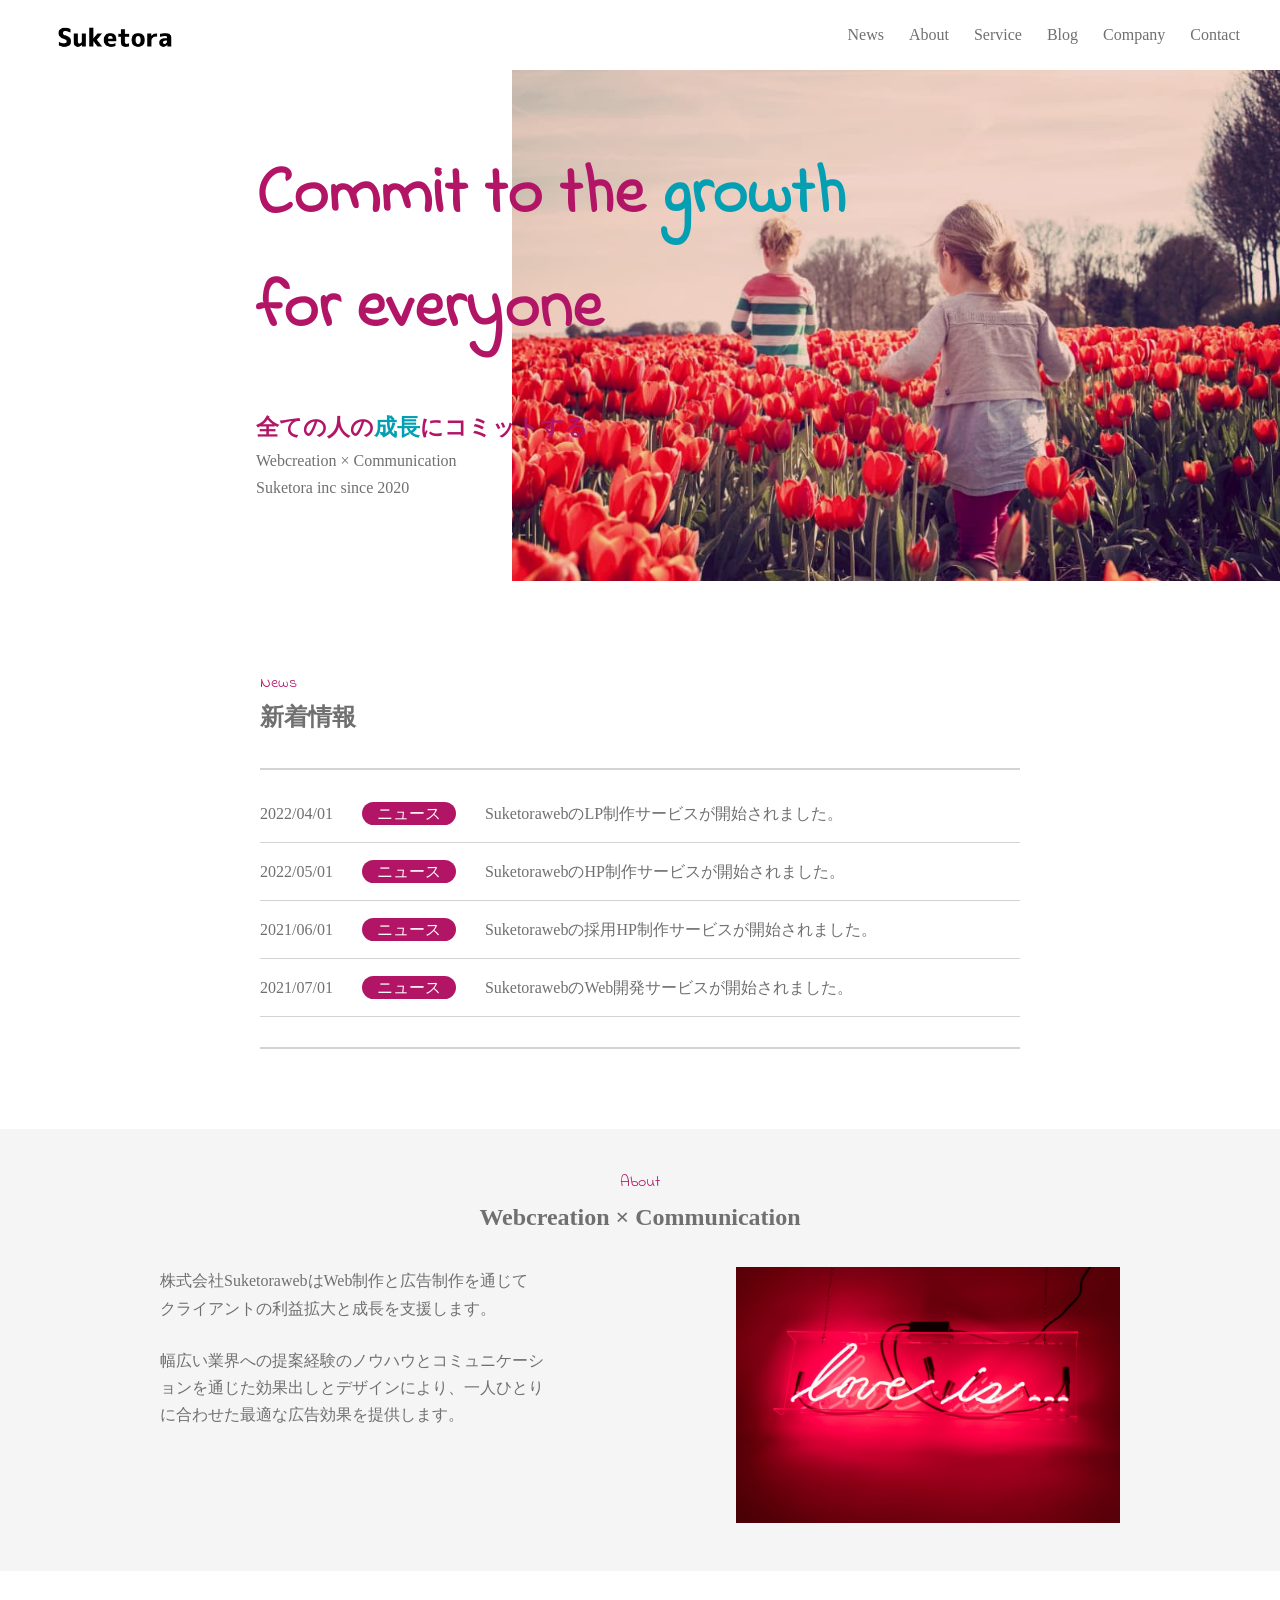
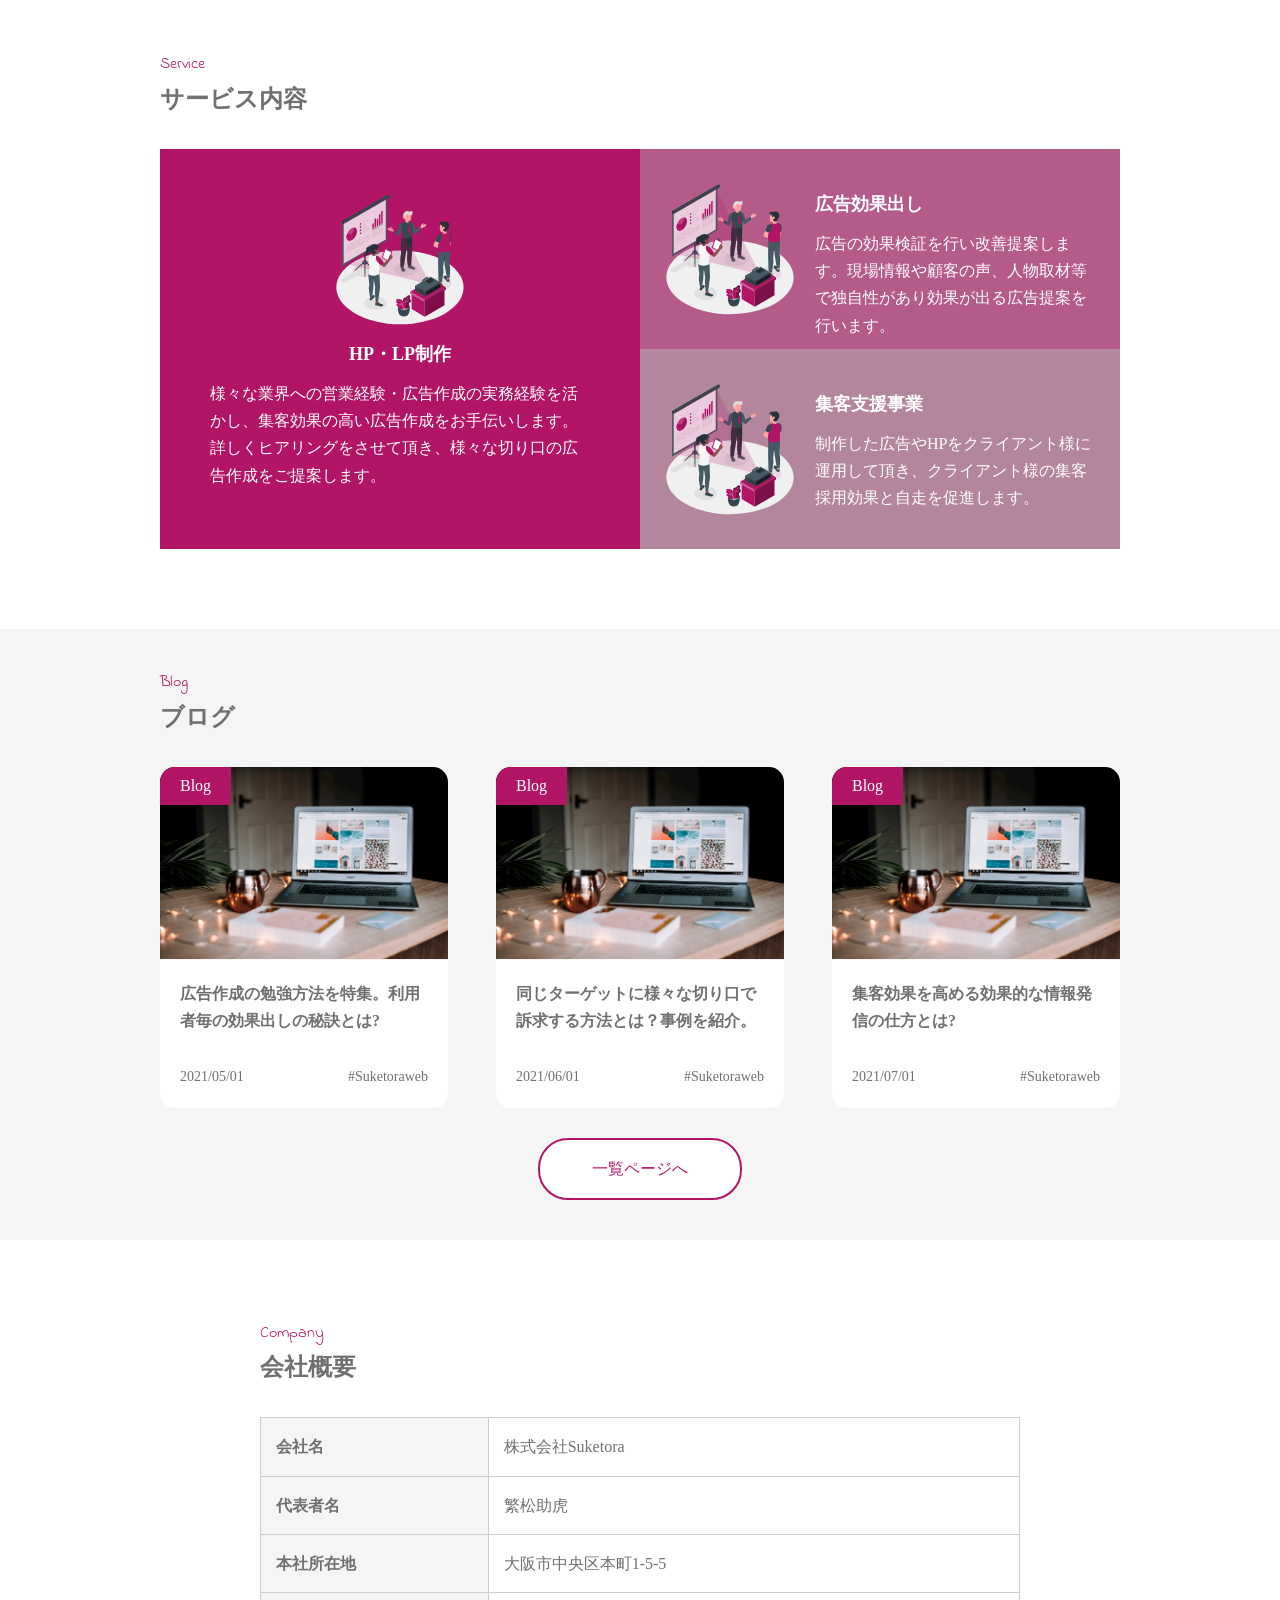
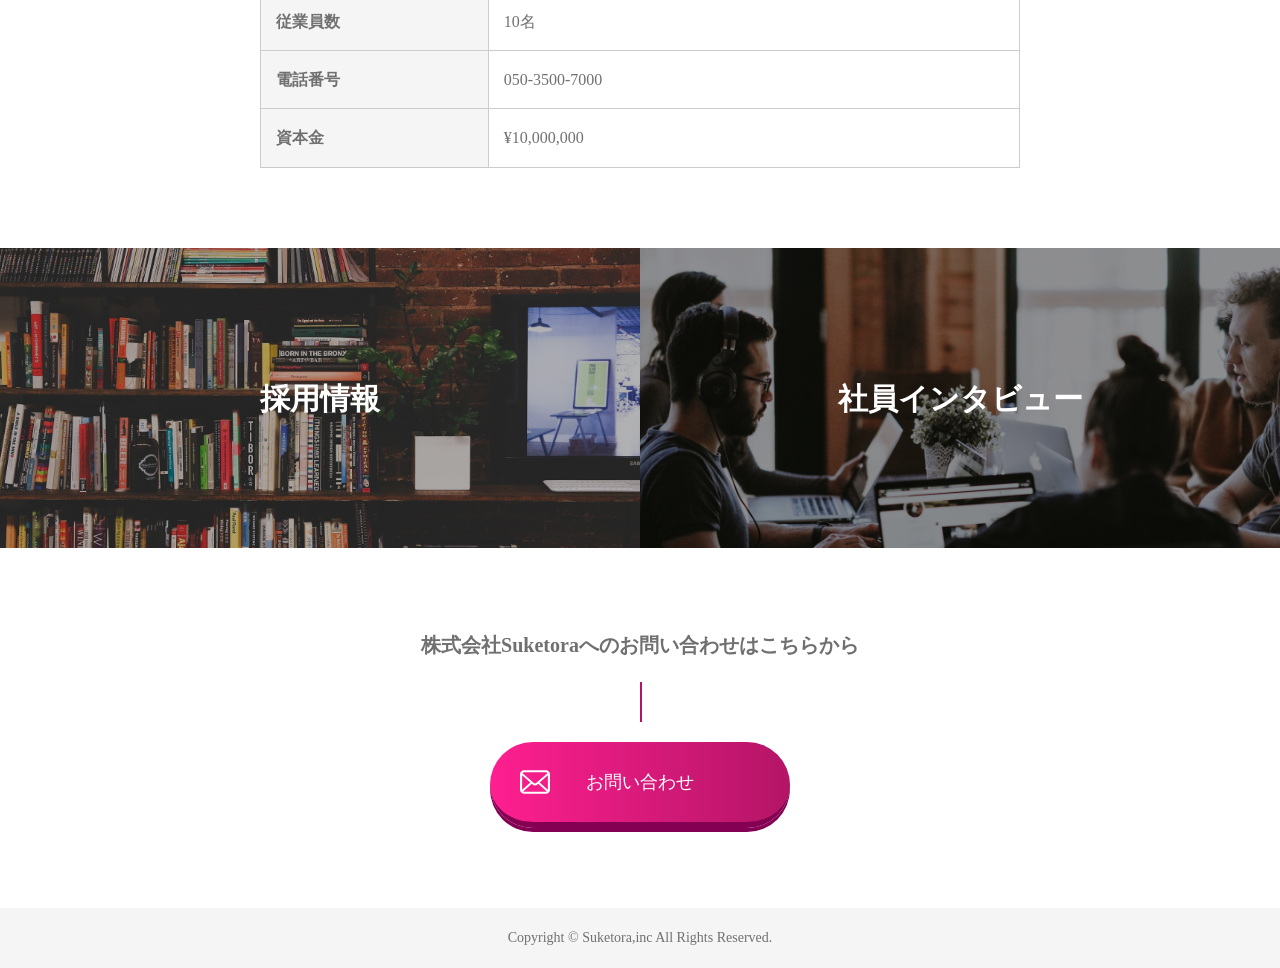
<file: index.html>
<!DOCTYPE html>
<html lang="jp">
<head>
    <meta charset="UTF-8">
    <meta name="viewport" content="width=device-width, initial-scale=1.0">
    <link rel="stylesheet" href="css/reset.css">
    <link rel="stylesheet" href="css/style.css">
    <title>CSS</title>
    <link rel="preconnect" href="https://fonts.gstatic.com">
    <link href="https://fonts.googleapis.com/css2?family=Indie+Flower&display=swap" rel="stylesheet">
</head>
<body>
    <header class="header flex__item">
        <div class="header__logo">
            <img src="img/suketora.png" alt="">
        </div>
        <nav class="header__nav">
            <ul class="header__nav-list flex__item">
                <li>
                    <a href="" class="header__nav-list-link">News</a>
                </li>
                <li>
                    <a href="" class="header__nav-list-link">About</a>
                </li>
                <li>
                    <a href="" class="header__nav-list-link">Service</a>
                </li>
                <li>
                    <a href="" class="header__nav-list-link">Blog</a>
                </li>
                <li>
                    <a href="" class="header__nav-list-link">Company</a>
                </li>
                <li>
                    <a href="" class="header__nav-list-link">Contact</a>
                </li>
            </ul>
        </nav>
    </header>
    <main>
        <div class="firstview">
            <div class="firstview__eyecatch"><img src="img/firstview.jpg" alt=""></div>
            <div class="firstview__content">
                <h1 class="firstview__content-eyecatch">
                    Commit to the <span class="change__clr">growth</span><br>for everyone
                </h1>
                <p class="firstview__content-sub-copy">全ての人の<span class="change__clr">成長</span>にコミットする</p>
                <p class="firstview__content-txt">Webcreation × Communication <br>Suketora inc since 2020</p>
            </div>
        </div>

        <div id="news" class="small-container">
            <p class="common__sub-ttl">News</p>
            <h2 class="common__ttl">新着情報</h2>
            <ul class="news__list">
                <li>
                    <a class="news__list-link" href="">
                        <span class="news__list-data">2022/04/01</span>
                        <span class="news__list-cat">ニュース</span>
                        <span class="news__list-detail">SuketorawebのLP制作サービスが開始されました。</span>
                    </a>
                </li>
                <li>
                    <a class="news__list-link" href="">
                        <span class="news__list-data">2022/05/01</span>
                        <span class="news__list-cat">ニュース</span>
                        <span class="news__list-detail">SuketorawebのHP制作サービスが開始されました。</span>
                    </a>
                </li>
                <li>
                    <a class="news__list-link" href="">
                        <span class="news__list-data">2021/06/01</span>
                        <span class="news__list-cat">ニュース</span>
                        <span class="news__list-detail">Suketorawebの採用HP制作サービスが開始されました。</span>
                    </a>
                </li>
                <li>
                    <a class="news__list-link" href="">
                        <span class="news__list-data">2021/07/01</span>
                        <span class="news__list-cat">ニュース</span>
                        <span class="news__list-detail">SuketorawebのWeb開発サービスが開始されました。</span>
                    </a>
                </li>
            </ul>
        </div>

        <div id="about">
            <div class="container">
                <p class="common__sub-ttl">About</p>
                <h2 class="common__ttl">Webcreation × Communication</h2>
                <div class="flex__item about__item">
                    <p class="about__item-txt"><span>株式会社SuketorawebはWeb制作と広告制作を通じてクライアントの利益拡大と成長を支援します。</span>幅広い業界への提案経験のノウハウとコミュニケーションを通じた効果出しとデザインにより、一人ひとりに合わせた最適な広告効果を提供します。</p>
                    <div class="about__item-img"><img src="img/about.jpg" alt=""></div>
                </div>
            </div>
        </div>

        <div id="service" class="container">
            <p class="common__sub-ttl">Service</p>
            <h2 class="common__ttl">サービス内容</h2>
            <div class="service-wrap">
                <div class="service-wrap__item--first">
                    <img src="img/service__first.svg" alt="">
                    <h3 class="service-wrap__item-content-ttl">HP・LP制作</h3>
                    <p>様々な業界への営業経験・広告作成の実務経験を活かし、集客効果の高い広告作成をお手伝いします。詳しくヒアリングをさせて頂き、様々な切り口の広告作成をご提案します。</p>
                </div>
                <div class="service-wrap__item service-wrap__item--second">
                    <img src="img/service__first.svg" alt="">
                    <div class="service-wrap__item-content">
                        <h3 class="service-wrap__item-content-ttl">広告効果出し</h3>
                        <p>広告の効果検証を行い改善提案します。現場情報や顧客の声、人物取材等で独自性があり効果が出る広告提案を行います。</p>
                    </div>
                </div>
                <div class="service-wrap__item service-wrap__item--third">
                    <img src="img/service__first.svg" alt="">
                    <div class="service-wrap__item-content">
                        <h3 class="service-wrap__item-content-ttl">集客支援事業</h3>
                        <p>制作した広告やHPをクライアント様に運用して頂き、クライアント様の集客採用効果と自走を促進します。</p>
                    </div>
                </div>
            </div>
        </div>

        <div id="blog">
            <div class="container">
                <p class="common__sub-ttl">Blog</p>
                <h2 class="common__ttl">ブログ</h2>
                <div class="flex__item blog-wrap">
                    <a class="blog-wrap__item" href="">
                        <img src="img/blog__first.jpg" alt="" class="blog-wrap__item-eyecatch">
                        <span class="blog-wrap__item-cat">Blog</span>

                        <div class="blog-wrap__item-content">
                            <h3 class="blog-wrap__item-content-ttl">広告作成の勉強方法を特集。利用者毎の効果出しの秘訣とは?</h3>
                            <ul class="flex__item">
                                <li class="blog-wrap__item-content-tag">2021/05/01</li>
                                <li class="blog-wrap__item-content-tag">#Suketoraweb</li>
                            </ul>
                        </div>
                    </a>
                    <a class="blog-wrap__item" href="">
                        <img src="img/blog__first.jpg" alt="" class="blog-wrap__item-eyecatch">
                        <span class="blog-wrap__item-cat">Blog</span>
                    
                        <div class="blog-wrap__item-content">
                            <h3 class="blog-wrap__item-content-ttl">同じターゲットに様々な切り口で訴求する方法とは？事例を紹介。</h3>
                            <ul class="flex__item">
                                <li class="blog-wrap__item-content-tag">2021/06/01</li>
                                <li class="blog-wrap__item-content-tag">#Suketoraweb</li>
                            </ul>
                        </div>
                    </a>
                    <a class="blog-wrap__item" href="">
                        <img src="img/blog__first.jpg" alt="" class="blog-wrap__item-eyecatch">
                        <span class="blog-wrap__item-cat">Blog</span>
                    
                        <div class="blog-wrap__item-content">
                            <h3 class="blog-wrap__item-content-ttl">集客効果を高める効果的な情報発信の仕方とは?</h3>
                            <ul class="flex__item">
                                <li class="blog-wrap__item-content-tag">2021/07/01</li>
                                <li class="blog-wrap__item-content-tag">#Suketoraweb</li>
                            </ul>
                        </div>
                    </a>
                    
                </div>
                <a href="" class="blog__link">一覧ページへ</a>
            </div>
        </div>

        <div id="company" class="small-container">
            <p class="common__sub-ttl txt__ctr">Company</p>
            <h2 class="common__ttl txt__ctr">会社概要</h2>
            <table class="company-table">
                <tr>
                    <th class="company-table__th">会社名</th>
                    <td class="company-table__td">株式会社Suketora</td>
                </tr>
                <tr>
                    <th class="company-table__th">代表者名</th>
                    <td class="company-table__td">繁松助虎</td>
                </tr>
                <tr>
                    <th class="company-table__th">本社所在地</th>
                    <td class="company-table__td">大阪市中央区本町1-5-5</td>
                </tr>
                <tr>
                    <th class="company-table__th">従業員数</th>
                    <td class="company-table__td">10名</td>
                </tr>
                <tr>
                    <th class="company-table__th">電話番号</th>
                    <td class="company-table__td">050-3500-7000</td>
                </tr>
                <tr>
                    <th class="company-table__th">資本金</th>
                    <td class="company-table__td">¥10,000,000</td>
                </tr>
            </table>
        </div>

        <div id="recruit">
            <div class="flex__item">
                <a class="recruit__item recruit__item--first" href="">
                    <h2 class="recruit__item-ttl">採用情報</h2>
                </a>
                <a class="recruit__item recruit__item--second" href="">
                    <h2 class="recruit__item-ttl">社員インタビュー</h2>
                </a>
            </div>
        </div>

        <div id="contact">
            <h2 class="contact__ttl">株式会社Suketoraへのお問い合わせはこちらから</h2>
            <a href="" class="contact__btn">お問い合わせ</a>
        </div>
    </main>
    <footer class="footer">
        <p>Copyright © Suketora,inc All Rights Reserved.</p>
    </footer>
</body>
</html>
</file>
<file: css/style.css>
img {
  width: 100%;
  height: auto;
}

a {
  color: #707070;
  text-decoration: none;
}

li {
  list-style: none;
}

body {
  color: #707070;
  line-height: 1.7;
}

.flex__item {
  display: flex;
  justify-content: space-between;
}

.container {
  max-width: 960px;
  margin: 0 auto;
}

.small-container {
  max-width: 760px;
  margin: 80px auto 0;
}

.common__ttl {
  font-size: 24px;
  font-weight: bold;
  position: relative;
}

.common__sub-ttl {
  font-size: 16px;
  font-family: "Indie Flower", cursive;
  color: #b31566;
}

/*--------------------- header--------------------- */

.header {
  height: 70px;
  line-height: 70px;
}

.header__logo {
  width: 150px;
  margin-left: 40px;
}

.header__nav {
  margin-right: 40px;
}

.header__nav-list li {
  margin-right: 25px;
}

.header__nav-list li:last-child {
  margin-right: 0;
}

.header__nav-list-link {
  height: 70px;
  display: inline-block;
}

/*--------------------- firstview--------------------- */

.firstview {
  position: relative;
}

.firstview__eyecatch {
  margin-left: 40%;
}

.firstview__content {
  position: absolute;
  top: 70px;
  left: 20%;
}

.firstview__content-eyecatch {
  font-family: "Indie Flower", cursive;
  color: #b31566;
  font-size: 67px;
}

.change__clr {
  color: #049fb3;
}

.firstview__content-sub-copy {
  font-size: 23px;
  color: #b31566;
  margin-top: 40px;
  font-weight: bold;
}

.listfirstview__content-txt {
  margin-top: 40px;
}

/*--------------------- news--------------------- */

.news__list {
  margin-top: 30px;
  padding: 15px 0 30px;
  border-top: 2px solid #d3d3d3;
  border-bottom: 2px solid #d3d3d3;
}

.news__list-link {
  padding: 15px 0;
  border-bottom: 1px solid #d3d3d3;
  display: block;
  transition: 0.4s;
}

.news__list-link:hover {
  border-bottom: 1px solid #b31566;
  transition: 0.4s;
}

.news__list-cat {
  color: #fff;
  background: #b31566;
  padding: 3px 15px;
  border-radius: 15px;
  margin: 0 25px;
}

/*---------------------about--------------------- */

#about {
  background: #f5f5f5;
  padding: 40px 0;
  margin-top: 80px;
}

#about .common__sub-ttl,
#about .common__ttl {
  text-align: center;
}

.about__item {
  margin-top: 30px;
}

.about__item-txt {
  width: 40%;
}

.about__item-img {
  width: 40%;
}

.about__item-txt span {
  margin-bottom: 25px;
  display: block;
}

/*--------------------- service--------------------- */

#service {
  margin-top: 80px;
}

.service-wrap {
  display: grid;
  grid-template-rows: 200px 200px;
  grid-template-columns: 1fr 1fr;
  color: #fff;
  margin-top: 30px;
}

.service-wrap__item-content {
  margin-left: 15px;
}

.service-wrap__item img,
.service-wrap__item--first img {
  width: 140px;
  display: inline-block;
}

.service-wrap__item--first {
  grid-column: 1/2;
  grid-row: 1/3;
  background: #b31566;
  padding: 40px 50px;
}

.service-wrap__item--first img {
  margin: 0 auto;
  display: block;
}

.service-wrap__item--first .service-wrap__item-content-ttl {
  text-align: center;
}

.service-wrap__item--second {
  grid-column: 2/3;
  grid-row: 1/2;
  background: #b45b89;
  padding: 30px 20px;
}

.service-wrap__item--third {
  grid-column: 2/3;
  grid-row: 2/3;
  background: #b4869d;
  padding: 30px 20px;
}

.grid-item__first-ttl {
  text-align: center;
  margin: 20px 0;
  font-size: 18px;
}

.service-wrap__item-content-ttl {
  margin: 10px 0;
  font-size: 18px;
}
.service-wrap__item {
  display: flex;
}

/*---------------------blog--------------------- */
#blog {
  margin-top: 80px;
  background: #f5f5f5;
  padding: 40px 0;
}
.blog-wrap {
  margin-top: 30px;
}

.blog-wrap__item {
  width: 30%;
  position: relative;
  display: block;
}

.blog-wrap__item-content {
  background: #fff;
  border-radius: 0 0 15px 15px;
  padding: 20px;
  margin-top: -7px;
}

.blog-wrap__item-eyecatch {
  border-radius: 15px 15px 0 0;
}

.blog-wrap__item-cat {
  position: absolute;
  top: 0;
  left: 0;
  background: #b31566;
  color: #fff;
  border-radius: 15px 0 0 0;
  padding: 5px 20px;
}

.blog-wrap__item-content-tag {
  font-size: 14px;
  margin-top: 30px;
}

.blog__link {
  display: block;
  margin: 30px auto 0;
  width: 200px;
  text-align: center;
  padding: 15px 0;
  background: #fff;
  border: 2px solid #b31566;
  border-radius: 30px;
  color: #b31566;
  transition: 0.4s;
}

.blog__link:hover {
  background-color: #b31566;
  color: #fff;
  transition: 0.4s;
}

/*---------------------company--------------------- */

.company-table {
  width: 100%;
  text-align: left;
  margin-top: 30px;
}

.company-table__th {
  padding: 15px 0 15px 15px;
  width: 30%;
  text-align: left;
  background: #f5f5f5;
  border: 1px solid #ccc;
}

.company-table__td {
  padding: 15px 0 15px 15px;
  width: 70%;
  border: 1px solid #ccc;
}

/*---------------------recruit--------------------- */

#recruit {
  margin-top: 80px;
}

.recruit__item {
  height: 300px;
  position: relative;
  width: 50%;
  display: block;
  transition: 0.4s;
}

.recruit__item:hover {
  filter: grayscale(1);
  transition: 0.4s;
}

.recruit__item--first {
  background: url(../img/recruit.png) no-repeat;
  background-size: cover;
}

.recruit__item--second {
  background: url(../img/interview.png) no-repeat;
  background-size: cover;
}

.recruit__item-ttl {
  position: absolute;
  top: 50%;
  left: 50%;
  transform: translate(-50%, -50%);
  color: #fff;
  font-size: 30px;
}

/*---------------------contact--------------------- */

#contact {
  margin-top: 80px;
}

.contact__ttl {
  text-align: center;
  position: relative;
  padding-bottom: 80px;
  font-size: 20px;
}

.contact__ttl::before {
  position: absolute;
  bottom: 20px;
  left: 50%;
  height: 40px;
  width: 2px;
  content: "";
  background: #b31566;
}

.contact__btn {
  width: 300px;
  display: block;
  padding: 25px 0 25px;
  margin: 0 auto;
  background: linear-gradient(90deg, #ff1f90, #b31566);
  border-radius: 50px;
  text-align: center;
  box-shadow: 0 4px 0 #840052;
  color: #fff;
  font-size: 18px;
  border-bottom: 6px solid #840052;
  transition: 0.4s;
  position: relative;
}

.contact__btn::after {
  position: absolute;
  left: 30px;
  top: 50%;
  transform: translate(0, -50%);
  content: "";
  width: 30px;
  height: 30px;
  background: url(../img/mailicon.svg) no-repeat;
  -webkit-transform: translate(0, -50%);
  -moz-transform: translate(0, -50%);
  -ms-transform: translate(0, -50%);
  -o-transform: translate(0, -50%);
}

.footer {
  text-align: center;
  height: 60px;
  line-height: 60px;
  font-size: 14px;
  margin-top: 80px;
  background: #f5f5f5;
}
</file>
